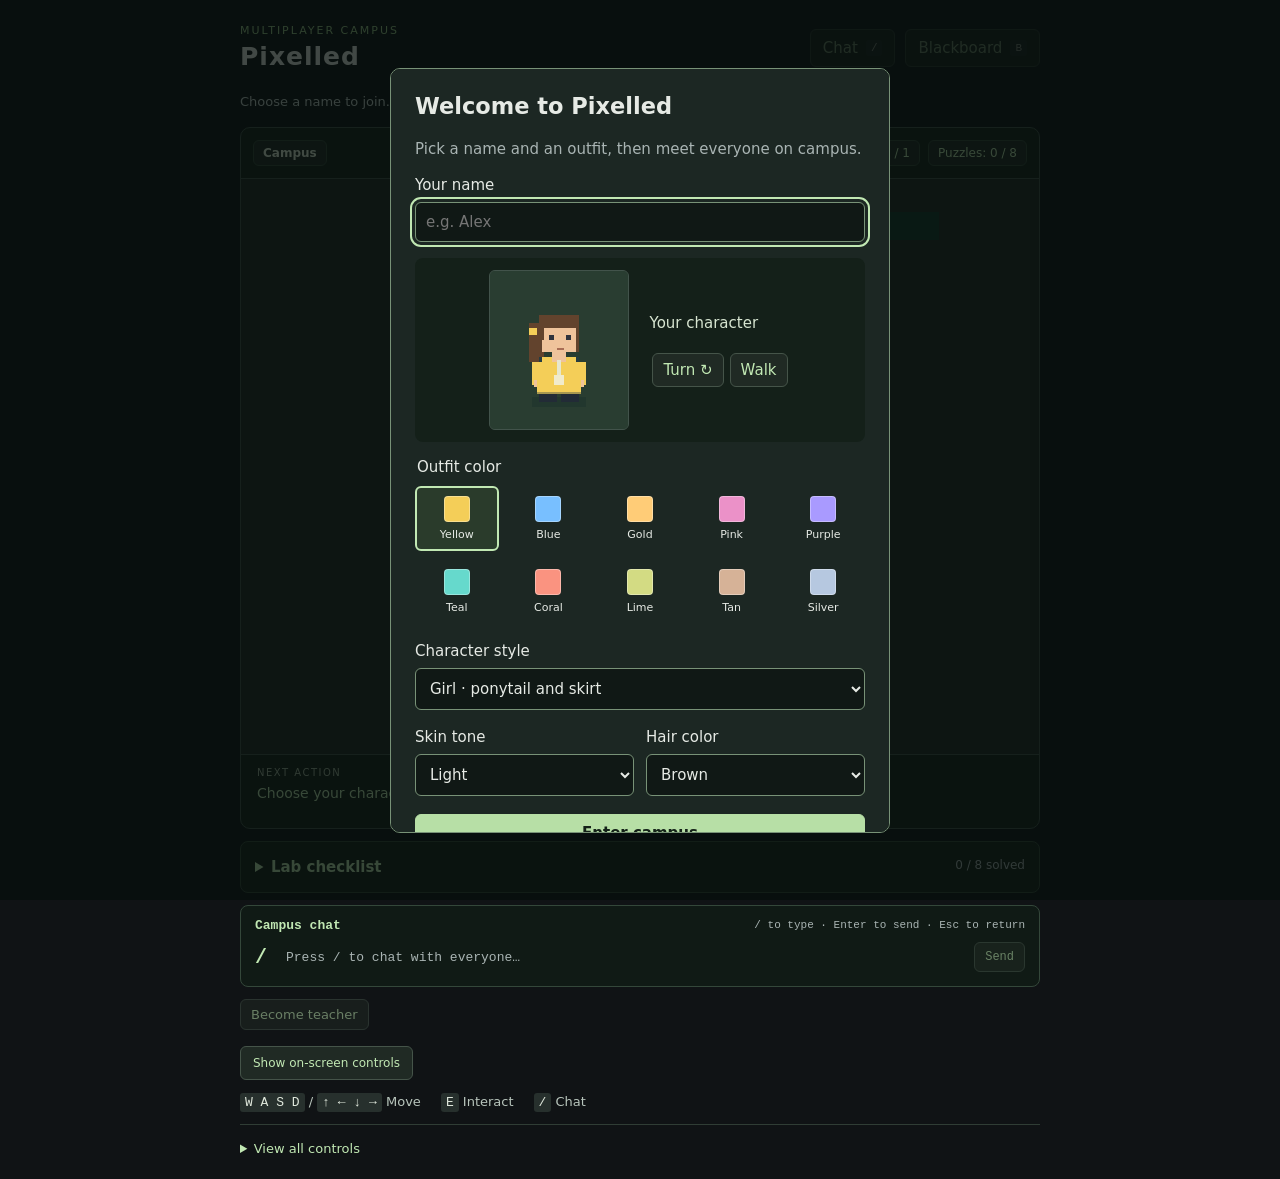
<file: static/index.html>
<!doctype html>
<html lang="en">
<head>
  <meta charset="utf-8">
  <meta name="viewport" content="width=device-width, initial-scale=1">
  <title>Pixelled · Multiplayer Campus</title>
  <link rel="stylesheet" href="/static/css/styles.css">
</head>
<body>
<main>
  <header>
    <div><span class="eyebrow">MULTIPLAYER CAMPUS</span><h1>Pixelled</h1></div>
    <div class="quick-actions">
      <button id="openChat" disabled>Chat <kbd>/</kbd></button>
      <button id="openBoard" disabled>Blackboard <kbd>B</kbd></button>
    </div>
  </header>
  <div class="bar"><span id="status" role="status" aria-live="polite">Choose a name to join.</span><button id="reconnect" hidden>Reconnect</button></div>
  <section class="campus-panel" aria-label="Campus">
    <div class="rolebar" aria-label="Player information">
      <span class="badge location" id="locationLabel">Campus</span>
      <span class="badge" id="count">0 / 10 online</span>
      <span class="badge" id="roleLabel">Student</span>
      <span class="badge" id="flowerCount">Lily: 0 / 1</span>
      <span class="badge" id="puzzleProgress">Puzzles: 0 / 8</span>
    </div>
    <canvas id="game" tabindex="0" width="800" height="576" aria-label="Multiplayer movement area. Use WASD or arrow keys to move."></canvas>
    <div class="hint-bar"><span class="hint-label">NEXT ACTION</span><p id="hint" role="status" aria-live="polite">Choose your character to explore campus.</p></div>
  </section>
  <section id="touchControls" class="touch-controls" aria-label="On-screen game controls" hidden>
    <div class="direction-pad" role="group" aria-label="Hold to move">
      <button type="button" data-direction="up" aria-label="Move up" disabled>↑</button>
      <button type="button" data-direction="left" aria-label="Move left" disabled>←</button>
      <span aria-hidden="true">✦</span>
      <button type="button" data-direction="right" aria-label="Move right" disabled>→</button>
      <button type="button" data-direction="down" aria-label="Move down" disabled>↓</button>
    </div>
    <div class="touch-actions">
      <span>Hold arrows to move</span>
      <button type="button" data-action="interact" disabled>Interact / Sit</button>
      <button type="button" data-action="pick_lily" disabled>Pick lily</button>
      <button type="button" data-action="give_lily" disabled>Give lily</button>
    </div>
  </section>
  <details id="labJournal" class="lab-journal">
    <summary>Lab checklist <span id="journalCount">0 / 8 solved</span></summary>
    <progress id="labProgress" value="0" max="8" aria-label="Your solved lab puzzles"></progress>
    <p id="labGoal" role="status" aria-live="polite">Join campus to start your lab challenges.</p>
    <ol id="labChecklist" aria-label="Computer completion status"></ol>
    <p class="journal-note">Your progress for this connection. Reconnecting starts a new run.</p>
  </details>
  <section class="chat-console" aria-labelledby="chatTitle">
    <div class="chat-heading"><h2 id="chatTitle">Campus chat</h2><span id="chatHelp">/ to type · Enter to send · Esc to return</span></div>
    <div id="chatAnnouncements" class="sr-only" role="log" aria-live="polite" aria-label="Campus messages"></div>
    <form id="chatForm">
      <label for="chatText" class="chat-prompt" aria-label="Message everyone">/</label>
      <input id="chatText" maxlength="240" autocomplete="off" required disabled placeholder="Press / to chat with everyone…" aria-describedby="chatHelp">
      <button id="sendChat" type="submit" disabled>Send</button>
    </form>
  </section>
  <div class="activity-actions" aria-label="Activity actions"><button id="teacherRole" disabled>Become teacher</button><button id="leaveActivity" hidden>Stand up / End lecture</button></div>
  <footer>
    <button id="toggleTouchControls" type="button" aria-controls="touchControls" aria-expanded="false">Show on-screen controls</button>
    <div class="basic-controls"><span><kbd>W A S D</kbd> / <kbd>↑ ← ↓ →</kbd> Move</span><span><kbd>E</kbd> Interact</span><span><kbd>/</kbd> Chat</span></div>
    <details id="controlsHelp">
      <summary><span class="show-controls">View all controls</span><span class="hide-controls">Hide controls</span></summary>
      <div class="controls-grid">
        <p><kbd>E</kbd> Use computers, sit, or stand up</p>
        <p><kbd>F</kbd> Pick a nearby lily</p>
        <p><kbd>G</kbd> Give your lily to a nearby player</p>
        <p><kbd>B</kbd> Toggle the blackboard</p>
        <p><kbd>Esc</kbd> Close a pop-up; otherwise leave your seat or podium</p>
        <p>Your player has a white marker. Approach furniture from below to interact.</p>
      </div>
    </details>
  </footer>
  <dialog id="joinDialog" aria-labelledby="joinTitle">
    <h2 id="joinTitle">Welcome to Pixelled</h2>
    <p>Pick a name and an outfit, then meet everyone on campus.</p>
    <form id="joinForm">
      <label for="playerName">Your name</label>
      <input id="playerName" maxlength="20" required autocomplete="off" placeholder="e.g. Alex">
      <div class="character-preview">
        <canvas id="characterPreview" width="56" height="64" aria-label="Preview of your selected character"></canvas>
        <div class="preview-controls"><p>Your character</p><button id="turnPreview" type="button">Turn ↻</button><button id="walkPreview" type="button" aria-pressed="false">Walk</button></div>
      </div>
      <input id="characterChoice" type="hidden" value="0">
      <fieldset class="outfit-picker"><legend>Outfit color</legend><div class="swatch-grid">
          <label class="swatch"><input type="radio" name="outfit" value="0" checked><span class="color-chip" style="--outfit: #f4ce58"></span><span>Yellow</span></label>
          <label class="swatch"><input type="radio" name="outfit" value="1"><span class="color-chip" style="--outfit: #78bfff"></span><span>Blue</span></label>
          <label class="swatch"><input type="radio" name="outfit" value="2"><span class="color-chip" style="--outfit: #ffcc77"></span><span>Gold</span></label>
          <label class="swatch"><input type="radio" name="outfit" value="3"><span class="color-chip" style="--outfit: #eb91c8"></span><span>Pink</span></label>
          <label class="swatch"><input type="radio" name="outfit" value="4"><span class="color-chip" style="--outfit: #a99aff"></span><span>Purple</span></label>
          <label class="swatch"><input type="radio" name="outfit" value="5"><span class="color-chip" style="--outfit: #66d9cc"></span><span>Teal</span></label>
          <label class="swatch"><input type="radio" name="outfit" value="6"><span class="color-chip" style="--outfit: #fa9380"></span><span>Coral</span></label>
          <label class="swatch"><input type="radio" name="outfit" value="7"><span class="color-chip" style="--outfit: #d3db83"></span><span>Lime</span></label>
          <label class="swatch"><input type="radio" name="outfit" value="8"><span class="color-chip" style="--outfit: #d6b297"></span><span>Tan</span></label>
          <label class="swatch"><input type="radio" name="outfit" value="9"><span class="color-chip" style="--outfit: #b6c8e0"></span><span>Silver</span></label>
      </div></fieldset>
      <label for="styleChoice">Character style</label>
      <select id="styleChoice"><option value="ponytail">Girl · ponytail and skirt</option><option value="short">Student · short hair and trousers</option></select>
      <div class="appearance-options">
        <div><label for="skinChoice">Skin tone</label><select id="skinChoice"><option value="0">Light</option><option value="1">Tan</option><option value="2">Deep</option><option value="3">Warm</option></select></div>
        <div><label for="hairChoice">Hair color</label><select id="hairChoice"><option value="0">Black</option><option value="1" selected>Brown</option><option value="2">Blue black</option><option value="3">Chestnut</option></select></div>
      </div>
      <button id="joinButton" type="submit">Enter campus</button>
      <p id="joinError" role="status" aria-live="polite"></p>
    </form>
  </dialog>
  <dialog id="boardDialog" aria-labelledby="lectureTitle">
      <div class="popup-header"><h2 id="lectureTitle">Classroom blackboard</h2><button type="button" id="closeBoard" aria-label="Close blackboard">Close · Esc</button></div>
      <p id="lectureStatus" role="status">No lecture in progress.</p>
      <div id="blackboard" aria-live="polite">Waiting for the teacher.</div>
      <form id="lectureForm" hidden>
        <p><label for="notes">Lecture notes · up to 600 characters / 10 lines</label></p>
        <textarea id="notes" maxlength="600" required></textarea>
        <button type="submit">Publish notes</button>
        <p>Click a published line to highlight it for everyone. Click it again to clear.</p>
      </form>
  </dialog>
  <dialog id="puzzleDialog" aria-labelledby="puzzleTitle">
    <h2 id="puzzleTitle">Computer lab</h2>
    <p id="puzzlePrompt"></p>
    <pre id="puzzleCode"></pre>
    <form id="answerForm">
      <label for="answer">Missing integer</label>
      <input id="answer" type="text" maxlength="40" autocomplete="off" required>
      <button id="checkAnswer" type="submit">Check answer</button>
      <button id="leaveTerminal" type="button">Leave computer</button>
    </form>
    <p id="feedback" role="status" aria-live="polite"></p>
  </dialog>
</main>
<script src="/static/js/app.js"></script>
</body>
</html>
</file>
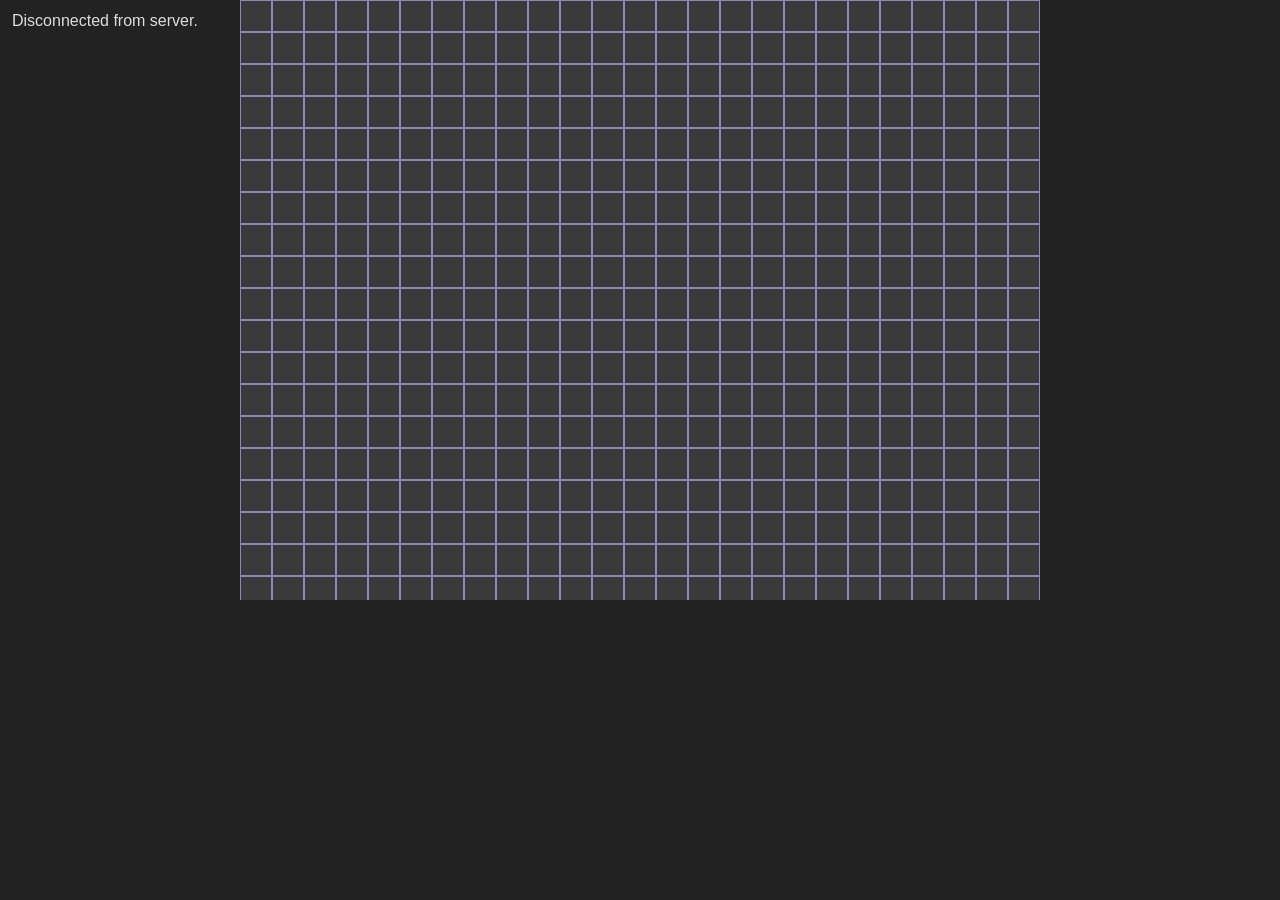
<file: backups/before-phase1/index.html>
<!doctype html>
<html>
<head>
  <meta charset="utf-8" />
  <title>Pixelled - Phase 1</title>
  <style>
    body { margin: 0; font-family: Arial, sans-serif; background: #222; color: #ddd; }
    #hud { position: absolute; left: 12px; top: 12px; z-index: 10; }
    canvas { display: block; margin: 0 auto; background: #88b; }
  </style>
</head>
<body>
  <div id="hud">Connecting...</div>
  <canvas id="game" width="800" height="600"></canvas>

  <script>
    const canvas = document.getElementById('game');
    const ctx = canvas.getContext('2d');
    const hud = document.getElementById('hud');

    // If page was opened via 0.0.0.0 in the address bar, many browsers
    // can't connect to ws://0.0.0.0 — prefer localhost for the websocket host.
    const hostname = (location.hostname === '0.0.0.0') ? 'localhost' : location.hostname;
    const portPart = location.port ? (':' + location.port) : '';
    const wsUrl = (location.protocol === 'https:' ? 'wss://' : 'ws://') + hostname + portPart + '/ws';
    console.log('WebSocket URL ->', wsUrl);
    const ws = new WebSocket(wsUrl);

    let myId = null;
    const players = {};

    // input state
    const input = { up: false, down: false, left: false, right: false };

    function sendInput() {
      if (ws.readyState === WebSocket.OPEN) {
        ws.send(JSON.stringify({ type: 'input', input }));
      }
    }

    ws.addEventListener('open', () => {
      hud.textContent = 'Connected. Waiting for server init...';
    });

    ws.addEventListener('error', (ev) => {
      console.error('WebSocket error', ev);
      hud.textContent = 'WebSocket error — see console for details.';
    });

    ws.addEventListener('close', (ev) => {
      console.warn('WebSocket closed', ev);
      hud.textContent = 'Disconnected from server.';
    });

    ws.addEventListener('message', (ev) => {
      let msg = null;
      try { msg = JSON.parse(ev.data); } catch (e) { return; }

      if (msg.type === 'init') {
        myId = msg.id;
        hud.innerHTML = 'You: ' + myId + ' — Use WASD or arrows in multiple tabs to move.';
      } else if (msg.type === 'state') {
        // replace local players map
        const incomingIds = new Set();
        for (const p of msg.players) {
          players[p.id] = p;
          incomingIds.add(p.id);
        }
        // remove players not present
        for (const id in {...players}) {
          if (!incomingIds.has(id)) delete players[id];
        }
      }
    });

    // draw loop — render at display frame rate, server is authoritative
    function draw() {
      ctx.clearRect(0, 0, canvas.width, canvas.height);

      // simple grid
      ctx.fillStyle = '#3a3a3a';
      for (let x = 0; x < canvas.width; x += 32) {
        for (let y = 0; y < canvas.height; y += 32) {
          ctx.fillRect(x + 1, y + 1, 30, 30);
        }
      }

      // draw players
      for (const id in players) {
        const p = players[id];
        const color = colorFromId(id);
        // rectangle
        ctx.fillStyle = color;
        ctx.fillRect(p.x - 12, p.y - 16, 24, 32);
        // name
        ctx.fillStyle = '#fff';
        ctx.font = '12px sans-serif';
        ctx.fillText(id + (id === myId ? ' (you)' : ''), p.x - 16, p.y - 20);
      }

      requestAnimationFrame(draw);
    }

    function colorFromId(id) {
      let h = 0;
      for (let i = 0; i < id.length; i++) h = (h << 5) - h + id.charCodeAt(i);
      const r = (h >> 16) & 255; const g = (h >> 8) & 255; const b = h & 255;
      return `rgb(${Math.abs(r)},${Math.abs(g)},${Math.abs(b)})`;
    }

    // keyboard
    window.addEventListener('keydown', (e) => {
      const prev = { ...input };
      if (e.key === 'w' || e.key === 'ArrowUp') input.up = true;
      if (e.key === 's' || e.key === 'ArrowDown') input.down = true;
      if (e.key === 'a' || e.key === 'ArrowLeft') input.left = true;
      if (e.key === 'd' || e.key === 'ArrowRight') input.right = true;
      if (changed(prev, input)) sendInput();
    });

    window.addEventListener('keyup', (e) => {
      const prev = { ...input };
      if (e.key === 'w' || e.key === 'ArrowUp') input.up = false;
      if (e.key === 's' || e.key === 'ArrowDown') input.down = false;
      if (e.key === 'a' || e.key === 'ArrowLeft') input.left = false;
      if (e.key === 'd' || e.key === 'ArrowRight') input.right = false;
      if (changed(prev, input)) sendInput();
    });

    function changed(a, b) {
      return a.up !== b.up || a.down !== b.down || a.left !== b.left || a.right !== b.right;
    }

    // keep sending input occasionally in case of dropped messages
    setInterval(() => { if (ws.readyState === WebSocket.OPEN) sendInput(); }, 200);

    draw();
  </script>
</body>
</html>
</file>
<file: static/css/styles.css>
* { box-sizing: border-box; }
body { margin: 0; background: #101315; color: #e6eae5; font: 15px system-ui, sans-serif; }
main { max-width: 848px; margin: 32px auto; padding: 0 24px; }
header, .bar { display: flex; justify-content: space-between; align-items: center; gap: 16px; }
h1 { font-size: 25px; letter-spacing: 3px; margin: 4px 0; }
.eyebrow { color: #9dca8c; font-size: 11px; letter-spacing: 2px; }
p { color: #a9b4b3; line-height: 1.6; }
.badge, button { border: 1px solid #455449; border-radius: 6px; padding: 9px 12px; background: #202a24; color: #c1e8b3; }
.bar { margin: 20px 0 10px; min-height: 38px; font-size: 13px; }
#status { color: #c4cecc; }
canvas { display: block; width: 100%; height: auto; background: #202927; border: 1px solid #42534b; image-rendering: pixelated; }
button { cursor: pointer; font: inherit; }
button:disabled { opacity: .5; cursor: wait; }
kbd { color: #e1e9dd; background: #27302d; padding: 2px 5px; border-radius: 3px; }
footer { font-size: 13px; }
dialog { width: min(500px, 92vw); padding: 24px; background: #1c2723; color: #e6eae5; border: 1px solid #789277; border-radius: 10px; }
dialog::backdrop { background: #060e0bbb; }
dialog h2 { margin-top: 0; }
pre { padding: 16px; background: #101815; white-space: pre-wrap; line-height: 1.6; }
input { display: block; width: 100%; margin: 8px 0 16px; padding: 10px; font: inherit; color: #e6eae5; background: #101815; border: 1px solid #789277; }
#feedback, #hint { min-height: 24px; color: #c1e8b3; }
textarea { width: 100%; min-height: 125px; padding: 10px; background: #101815; color: #e6eae5; border: 1px solid #789277; font: 14px monospace; resize: vertical; }
#blackboard { background: #14382d; padding: 12px; min-height: 120px; border: 3px solid #876a44; overflow-wrap: anywhere; }
.board-line { display: block; border: 0; border-radius: 0; width: 100%; text-align: left; background: transparent; color: #e8ead8; padding: 5px; white-space: pre-wrap; font: 14px monospace; }
.board-line.highlight { background: #ddc269; color: #15241d; }
#locationLabel { margin-left: auto; color: #c6dbac; font-size: 13px; }
.rolebar { display: flex; flex-wrap: wrap; gap: 10px; align-items: center; margin: 12px 0; }
.popup-header { display: flex; justify-content: space-between; align-items: center; gap: 16px; margin-bottom: 16px; }
.popup-header h2 { margin: 0; }
dialog { max-height: 85vh; overflow-y: auto; }
#game:focus-visible { outline: 2px solid #c1e8b3; outline-offset: 3px; }
#joinDialog { width: min(440px, 92vw); }
#joinDialog p { margin-top: 0; }
select { width: 100%; padding: 10px; margin: 8px 0 18px; background: #101815; color: #e6eae5; border: 1px solid #789277; font: inherit; }
#joinError { color: #f2bd9a; min-height: 22px; }
.character-preview { display: flex; align-items: center; gap: 12px; margin-bottom: 16px; }
#characterPreview { width: 112px; height: 128px; flex: 0 0 112px; background: #293d31; border-radius: 6px; }
.appearance-options { display: grid; grid-template-columns: 1fr 1fr; gap: 12px; }
.preview-controls button { padding: 7px 10px; margin: 3px; }
#joinButton { width: 100%; }

/* Compact campus shell and accessible character choices. */
main { margin: 20px auto; }
header { flex-wrap: wrap; gap: 12px; }
h1 { letter-spacing: 1px; }
.quick-actions, .activity-actions, .basic-controls { display: flex; flex-wrap: wrap; align-items: center; gap: 10px; }
.quick-actions button { display: inline-flex; align-items: center; gap: 8px; }
.quick-actions kbd { font-size: 11px; }
.bar { margin: 12px 0; min-height: 28px; }
.campus-panel { overflow: hidden; background: #17201c; border: 1px solid #42534b; border-radius: 10px; }
.rolebar { gap: 8px; margin: 0; padding: 12px; }
.badge { padding: 5px 9px; font-size: 12px; white-space: nowrap; border-color: #34473a; background: #202a24; }
#locationLabel { margin: 0 auto 0 0; color: #e2efdb; font-weight: 600; font-size: 12px; }
#game { border: 0; border-top: 1px solid #42534b; border-bottom: 1px solid #42534b; }
#game:focus-visible { outline-offset: -3px; }
.hint-bar { padding: 12px 16px; min-height: 73px; }
.hint-label { display: block; color: #a4b69f; font-size: 10px; letter-spacing: 1.5px; }
#hint { margin: 4px 0 0; font-size: 14px; }
.activity-actions { margin: 12px 0 16px; }
.activity-actions button { font-size: 13px; padding: 7px 10px; }
.basic-controls { gap: 12px 20px; color: #b8c5bc; }
footer details { margin-top: 14px; border-top: 1px solid #303d35; padding-top: 12px; }
summary { width: fit-content; cursor: pointer; color: #c1e8b3; padding: 4px 0; }
.hide-controls, details[open] .show-controls { display: none; }
details[open] .hide-controls { display: inline; }
.controls-grid { display: grid; grid-template-columns: 1fr 1fr; gap: 10px 20px; padding-top: 12px; }
.controls-grid p { margin: 0; }
button:hover:not(:disabled) { background: #2e4033; border-color: #9dca8c; }
button:disabled { cursor: not-allowed; }
button:focus-visible, input:focus-visible, select:focus-visible, textarea:focus-visible, summary:focus-visible { outline: 2px solid #c1e8b3; outline-offset: 3px; }
input, select, textarea { border-radius: 6px; }
#joinDialog { width: min(500px, 92vw); }
.character-preview { justify-content: center; gap: 20px; padding: 12px; background: #142019; border-radius: 8px; }
#characterPreview { width: 140px; height: 160px; flex-basis: 140px; }
.preview-controls p { color: #d7e5d1; }
.outfit-picker { border: 0; padding: 0; margin: 0 0 18px; min-width: 0; }
.outfit-picker legend { margin-bottom: 10px; }
.swatch-grid { display: grid; grid-template-columns: repeat(5, 1fr); gap: 8px; }
.swatch { position: relative; display: flex; flex-direction: column; align-items: center; gap: 6px; padding: 8px 2px; border: 2px solid transparent; border-radius: 6px; font-size: 11px; cursor: pointer; }
.swatch input { position: absolute; width: 1px; height: 1px; opacity: 0; margin: 0; padding: 0; }
.color-chip { width: 26px; height: 26px; background: var(--outfit); border: 1px solid #ffffff55; border-radius: 4px; }
.swatch:has(input:checked) { border-color: #c1e8b3; background: #2a3b2b; }
.swatch:has(input:focus-visible) { outline: 2px solid #fff; outline-offset: 2px; }
.swatch:hover { background: #2a3b2b; }
#joinButton { background: #b7dfa6; color: #142218; border-color: #b7dfa6; font-weight: 700; }
#joinButton:hover:not(:disabled) { background: #d0ebc5; }
[hidden] { display: none !important; }
@media (max-width: 560px) {
  main { margin: 14px auto; padding: 0 12px; }
  .eyebrow { font-size: 10px; letter-spacing: 1.5px; }
  .quick-actions { gap: 6px; }
  .quick-actions button { padding: 8px; font-size: 12px; }
  .quick-actions kbd { display: none; }
  .rolebar { padding: 10px; gap: 6px; }
  #locationLabel { flex-basis: 100%; }
  .controls-grid { grid-template-columns: 1fr; }
  dialog { padding: 18px; }
  .popup-header { flex-wrap: wrap; gap: 10px; }
  .character-preview { gap: 12px; padding: 8px; }
  .preview-controls button { display: block; }
  .swatch-grid { gap: 4px; }
}


/* Inline game chat: the campus stays visible while composing. */
.chat-console { margin-top: 12px; padding: 12px 14px; background: #101a15; border: 1px solid #34473a; border-radius: 8px; font: 13px ui-monospace, monospace; }
.chat-console:focus-within { border-color: #9dca8c; }
.chat-heading { display: flex; flex-wrap: wrap; align-items: center; justify-content: space-between; gap: 6px; margin-bottom: 8px; }
.chat-heading h2 { margin: 0; color: #c1e8b3; font-size: 13px; }
#chatHelp { color: #a9b4b3; font-size: 11px; }
#chatForm { display: flex; align-items: center; gap: 10px; margin: 0; }
.chat-prompt { color: #c1e8b3; font-size: 20px; font-weight: 700; }
#chatText { min-width: 0; flex: 1; width: auto; margin: 0; padding: 8px; border-color: transparent; background: transparent; font: inherit; }
#chatText::placeholder { color: #a9b4b3; }
#sendChat { padding: 7px 10px; font-size: 12px; }

.sr-only { position: absolute; width: 1px; height: 1px; padding: 0; margin: -1px; overflow: hidden; clip-path: inset(50%); white-space: nowrap; border: 0; }

.touch-controls { display: flex; align-items: center; justify-content: space-between; gap: 16px; margin-top: 12px; padding: 12px; background: #17201c; border: 1px solid #42534b; border-radius: 10px; }
.direction-pad { display: grid; grid-template-columns: repeat(3, 44px); grid-template-rows: repeat(3, 44px); gap: 4px; }
.direction-pad button { touch-action: none; user-select: none; -webkit-user-select: none; font-size: 22px; padding: 0; }
.direction-pad [data-direction="up"] { grid-column: 2; }
.direction-pad [data-direction="left"] { grid-column: 1; grid-row: 2; }
.direction-pad span { grid-column: 2; grid-row: 2; align-self: center; text-align: center; color: #789277; }
.direction-pad [data-direction="right"] { grid-column: 3; grid-row: 2; }
.direction-pad [data-direction="down"] { grid-column: 2; grid-row: 3; }
.direction-pad button.is-held { background: #b7dfa6; color: #142218; border-color: #d0ebc5; }
.touch-actions { display: grid; gap: 6px; flex: 1; max-width: 240px; }
.touch-actions span { font-size: 11px; color: #a9b4b3; }
.touch-actions button { min-height: 44px; padding: 8px; font-size: 13px; touch-action: manipulation; }
#toggleTouchControls { margin-bottom: 14px; font-size: 12px; }

.lab-journal { margin-top: 12px; padding: 12px 14px; border: 1px solid #34473a; border-radius: 8px; background: #17201c; }
.lab-journal summary { width: 100%; font-weight: 600; }
#journalCount { float: right; color: #a9b4b3; font-size: 12px; font-weight: 400; }
#labProgress { width: 100%; height: 10px; margin-top: 16px; accent-color: #b7dfa6; }
#labGoal { color: #c1e8b3; margin: 10px 0; font-size: 13px; }
#labChecklist { list-style: none; display: grid; grid-template-columns: repeat(2, minmax(0, 1fr)); gap: 8px; margin: 12px 0; padding: 0; }
#labChecklist li { padding: 9px; border: 1px solid #34473a; border-radius: 5px; font-size: 12px; color: #a9b4b3; }
#labChecklist li.is-complete { color: #d1edbd; background: #243826; border-color: #668559; }
.journal-note { font-size: 11px; margin: 0; }
</file>
